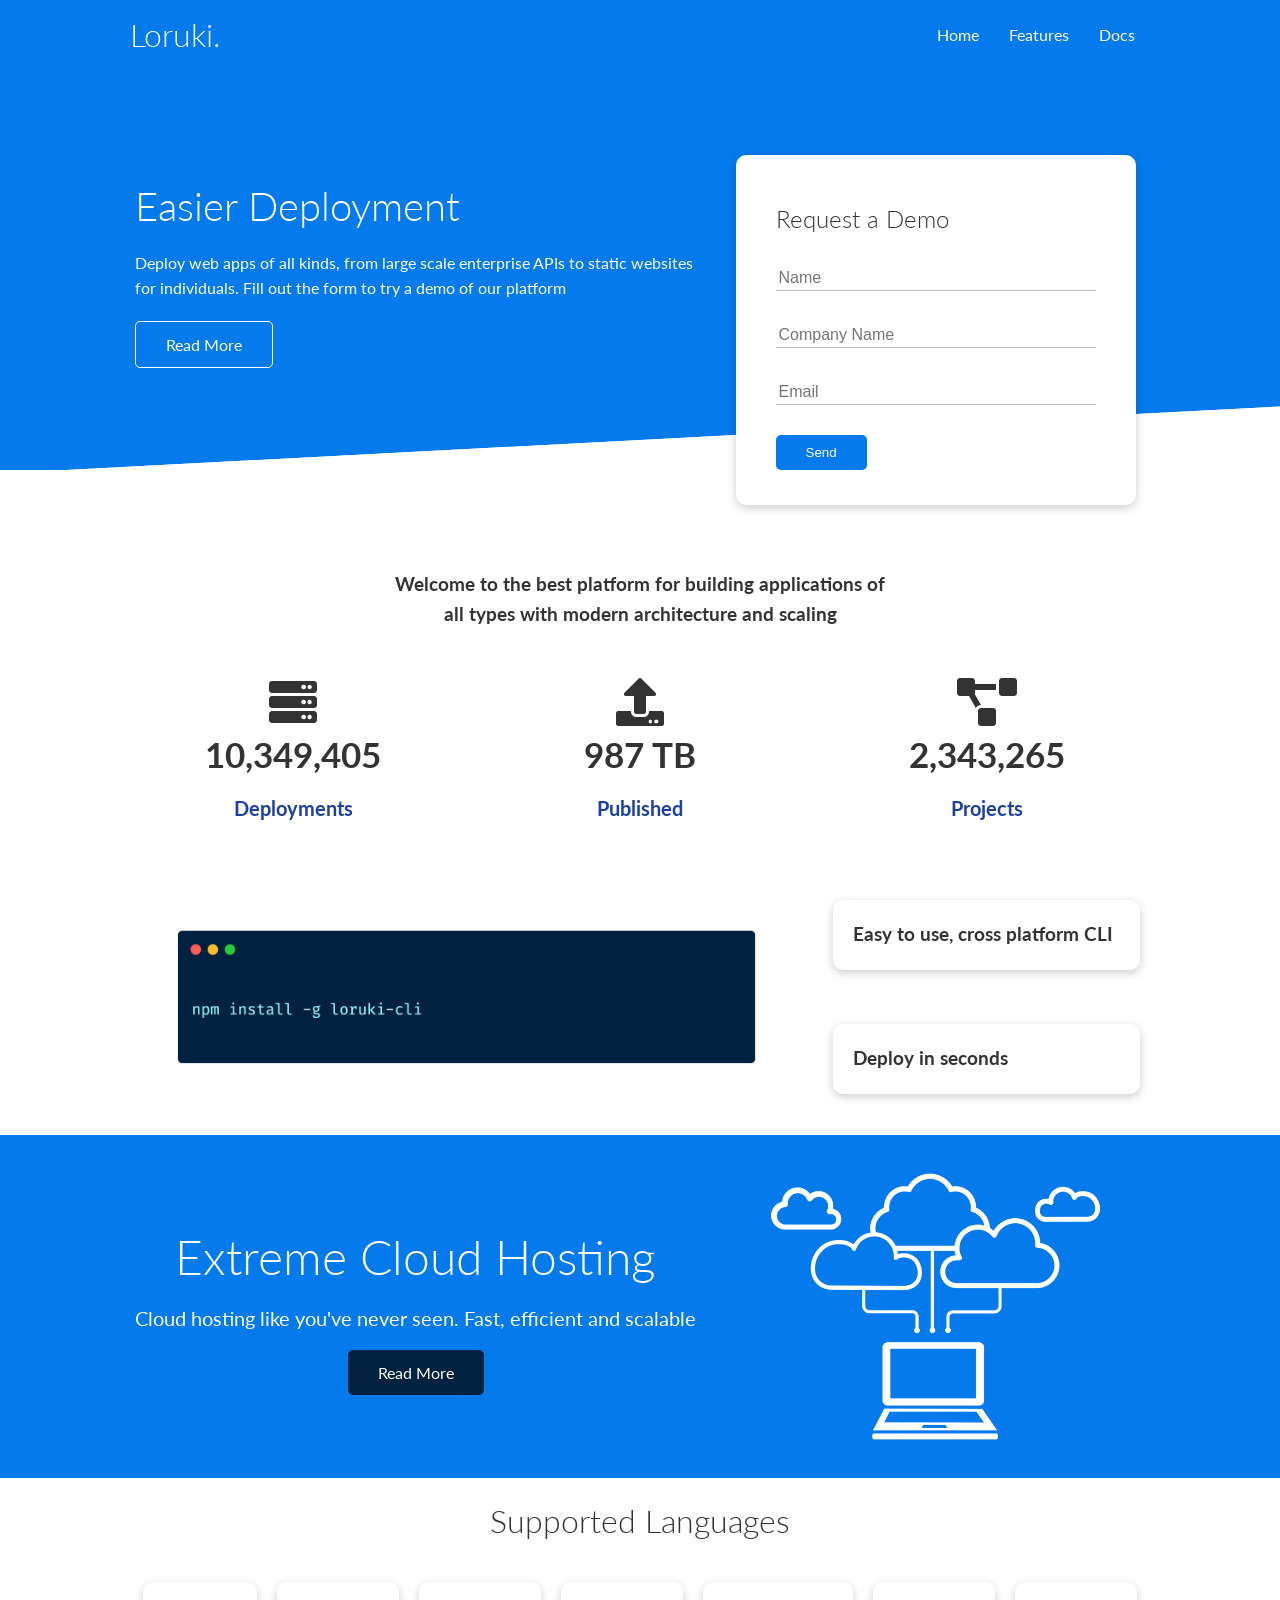
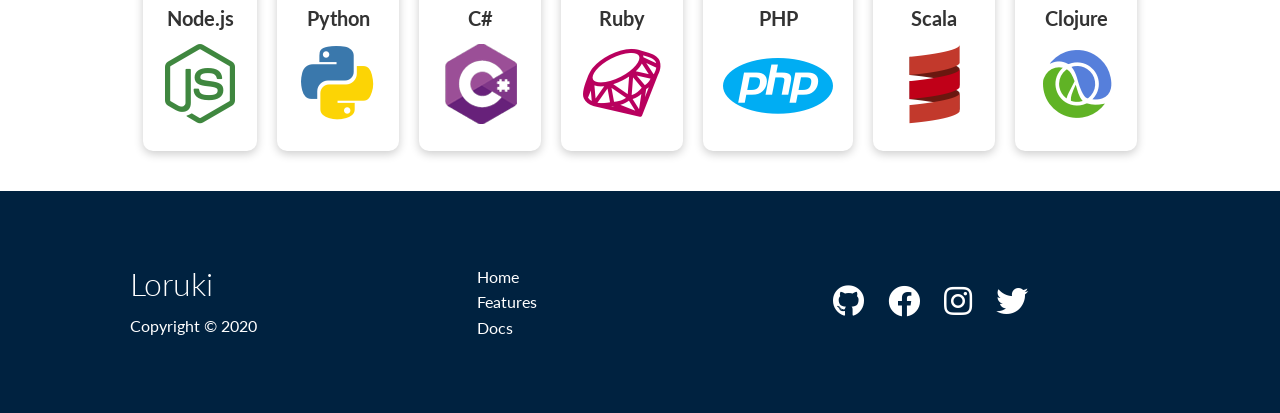
<file: loruki-website/index.html>
<!DOCTYPE html>
<html lang="en">
<head>
    <meta charset="UTF-8">
    <meta name="viewport" content="width=device-width, initial-scale=1.0">
    <link rel="stylesheet" href="https://cdnjs.cloudflare.com/ajax/libs/font-awesome/5.15.1/css/all.min.css" integrity="sha512-+4zCK9k+qNFUR5X+cKL9EIR+ZOhtIloNl9GIKS57V1MyNsYpYcUrUeQc9vNfzsWfV28IaLL3i96P9sdNyeRssA==" crossorigin="anonymous" />
    <link rel="stylesheet" href="css/utilities.css">
    <link rel="stylesheet" href="css/style.css">
    <title>Loruki | Cloud Hosting For Everyone</title>
</head>
<body>
    <!-- Navbar -->
    <div class="navbar">
        <div class="container flex">
            <h1 class="logo">Loruki.</h1>
            <nav>
                <ul>
                    <li><a href="index.html">Home</a></li>
                    <li><a href="features.html">Features</a></li>
                    <li><a href="docs.html">Docs</a></li>
                </ul>
            </nav>
        </div>
    </div>
    
    <!-- Showcase -->
    <section class="showcase">
        <div class="container grid">
            <div class="showcase-text">
                <h1>Easier Deployment</h1>
                <p>Deploy web apps of all kinds, from large scale enterprise APIs to static websites for individuals. Fill out the form to try a demo of our platform</p>
                <a href="features.html" class="btn btn-outline">Read More</a>
            </div>

            <div class="showcase-form card">
                <h2>Request a Demo</h2>
                 <!--  <form name="contact" netlify-honeypot="bot-field" method="POST" data-netlify="true">
                    <input type="hidden" name="form-name" value="contact">
                    <p class="hidden">
                        <label>Don’t fill this out if you're human: <input name="bot-field" /></label>
                      </p>
                    <div class="form-control">
                        <input type="text" name="name" placeholder="Name" required>
                    </div>
                    <div class="form-control">
                        <input type="text" name="company" placeholder="Company Name" required>
                    </div>
                    <div class="form-control">
                        <input type="email" name="email" placeholder="Email" required>
                    </div>
                    <input type="submit" value="Send" class="btn btn-primary">
                </form> -->
                 <form>
                    <div class="form-control">
                        <input type="text" name="name" placeholder="Name" required>
                    </div>
                    <div class="form-control">
                        <input type="text" name="company" placeholder="Company Name" required>
                    </div>
                    <div class="form-control">
                        <input type="email" name="email" placeholder="Email" required>
                    </div>
                    <input type="submit" value="Send" class="btn btn-primary">
                </form>
            </div>
        </div>
    </section>

    <!-- Stats -->
    <section class="stats">
        <div class="container">
            <h3 class="stats-heading text-center my-1">
                Welcome to the best platform for building applications of all types with modern architecture and scaling
            </h3>

            <div class="grid grid-3 text-center my-4">
                <div>
                    <i class="fas fa-server fa-3x"></i>
                    <h3>10,349,405</h3>
                    <p class="text-secondary">Deployments</p>
                </div>
                <div>
                    <i class="fas fa-upload fa-3x"></i>
                    <h3>987 TB</h3>
                    <p class="text-secondary">Published</p>
                </div>
                <div>
                    <i class="fas fa-project-diagram fa-3x"></i>
                    <h3>2,343,265</h3>
                    <p class="text-secondary">Projects</p>
                </div>
            </div>
        </div>
    </section>

    <!-- Cli -->
    <section class="cli">
        <div class="container grid">
            <img src="images/cli.png" alt="">
            <div class="card">
                <h3>Easy to use, cross platform CLI</h3>
            </div>
            <div class="card">
                <h3>Deploy in seconds</h3>
            </div>
        </div>
    </section>

    <!-- Cloud -->
    <section class="cloud bg-primary my-2 py-2">
        <div class="container grid">
            <div class="text-center">
                <h2 class="lg">Extreme Cloud Hosting</h2>
                <p class="lead my-1">Cloud hosting like you've never seen. Fast, efficient and scalable</p>
                <a href="features.html" class="btn btn-dark">Read More</a>
            </div>
            <img src="images/cloud.png" alt="">
        </div>
    </section>

    <!-- Languages -->
    <section class="languages">
        <h2 class="md text-center my-2">
            Supported Languages
        </h2>
        <div class="container flex">
            <div class="card">
                <h4>Node.js</h4>
                <img src="images/logos/node.png" alt="">
            </div>
            <div class="card">
                <h4>Python</h4>
                <img src="images/logos/python.png" alt="">
              </div>
              <div class="card">
                <h4>C#</h4>
                <img src="images/logos/csharp.png" alt="">
              </div>
              <div class="card">
                <h4>Ruby</h4>
                <img src="images/logos/ruby.png" alt="">
              </div>
              <div class="card">
                <h4>PHP</h4>
                <img src="images/logos/php.png" alt="">
              </div>
              <div class="card">
                <h4>Scala</h4>
                <img src="images/logos/scala.png" alt="">
              </div>
              <div class="card">
                <h4>Clojure</h4>
                <img src="images/logos/clojure.png" alt="">
              </div>
        </div>
    </section>

    <!-- Footer -->
    <footer class="footer bg-dark py-5">
        <div class="container grid grid-3">
            <div>
                <h1>Loruki
                </h1>
                <p>Copyright &copy; 2020</p>
            </div>
            <nav>
                <ul>
                    <li><a href="index.html">Home</a></li>
                    <li><a href="features.html">Features</a></li>
                    <li><a href="docs.html">Docs</a></li>
                </ul>
            </nav>
            <div class="social">
                <a href="#"><i class="fab fa-github fa-2x"></i></a>
                <a href="#"><i class="fab fa-facebook fa-2x"></i></a>
                <a href="#"><i class="fab fa-instagram fa-2x"></i></a>
                <a href="#"><i class="fab fa-twitter fa-2x"></i></a>
            </div>
        </div>
    </footer>
</body>
</html>
</file>
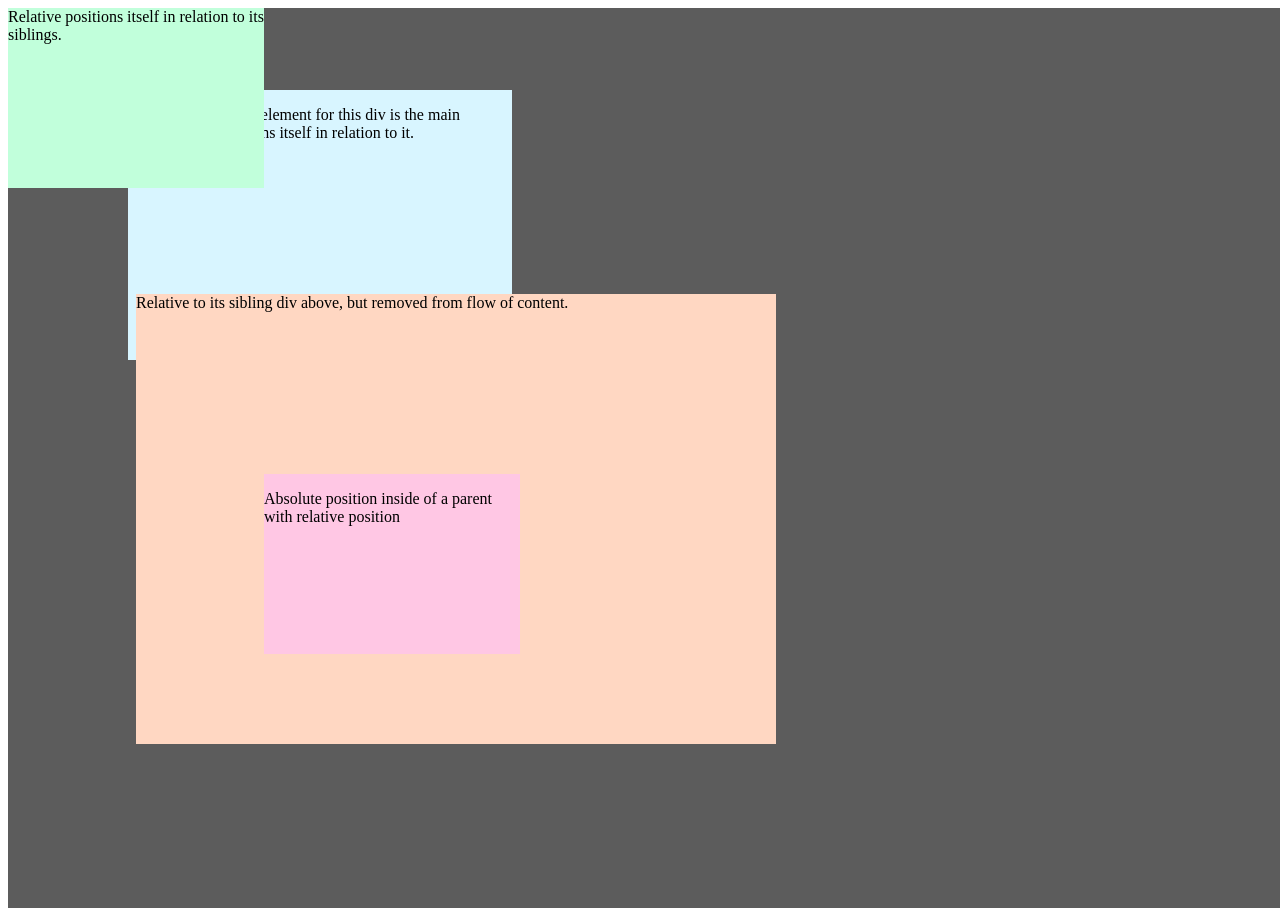
<file: isolate/positioning.html>
<html>

<head>
  <title>CSS Positioning Examples</title>
  <style>
    #wrap {
      width: 100vw;
      height: 100vh;
      background: #5C5C5C;
    }

    #example_1 {
      width: 30vw;
      height: 30vh;
      position: absolute;
      left: 10vw;
      top: 10vh;
      background-color: #D8F5FF;
    }

    #example_2 {
      width: 20vw;
      height: 20vh;
      position: relative;
      top: 0vh;
      right: 0vw;
      background-color: #C1FFDB;

    }

    #example_3 {
      width: 50vw;
      height: 50vh;
      position: relative;
      top: 10vh;
      left: 10vw;
      background-color: #FFD7C2;
    }

    #example_4 {
      width: 20vw;
      height: 20vh;
      position: absolute;
      bottom: 10vh;
      right: 20vw;
      background-color: #FFC7E4;
    }
  </style>
</head>

<body>
  <div id="wrap">
    <div id="example_1">
      <p>The only containing element for this div is the main window, so it positions itself in relation to it.</p>
    </div>

    <div id="example_2">
      <p>Relative positions itself in relation to its siblings.</p>
    </div>

    <div id="example_3">
      <p>Relative to its sibling div above, but removed from flow of content.</p>

      <div id="example_4">
        <p>Absolute position inside of a parent with relative position</p>
      </div>
    </div>
  </div>

  <!-- https://developer.mozilla.org/samples/cssref/css-positioning.html -->
</body>

</html>
</file>
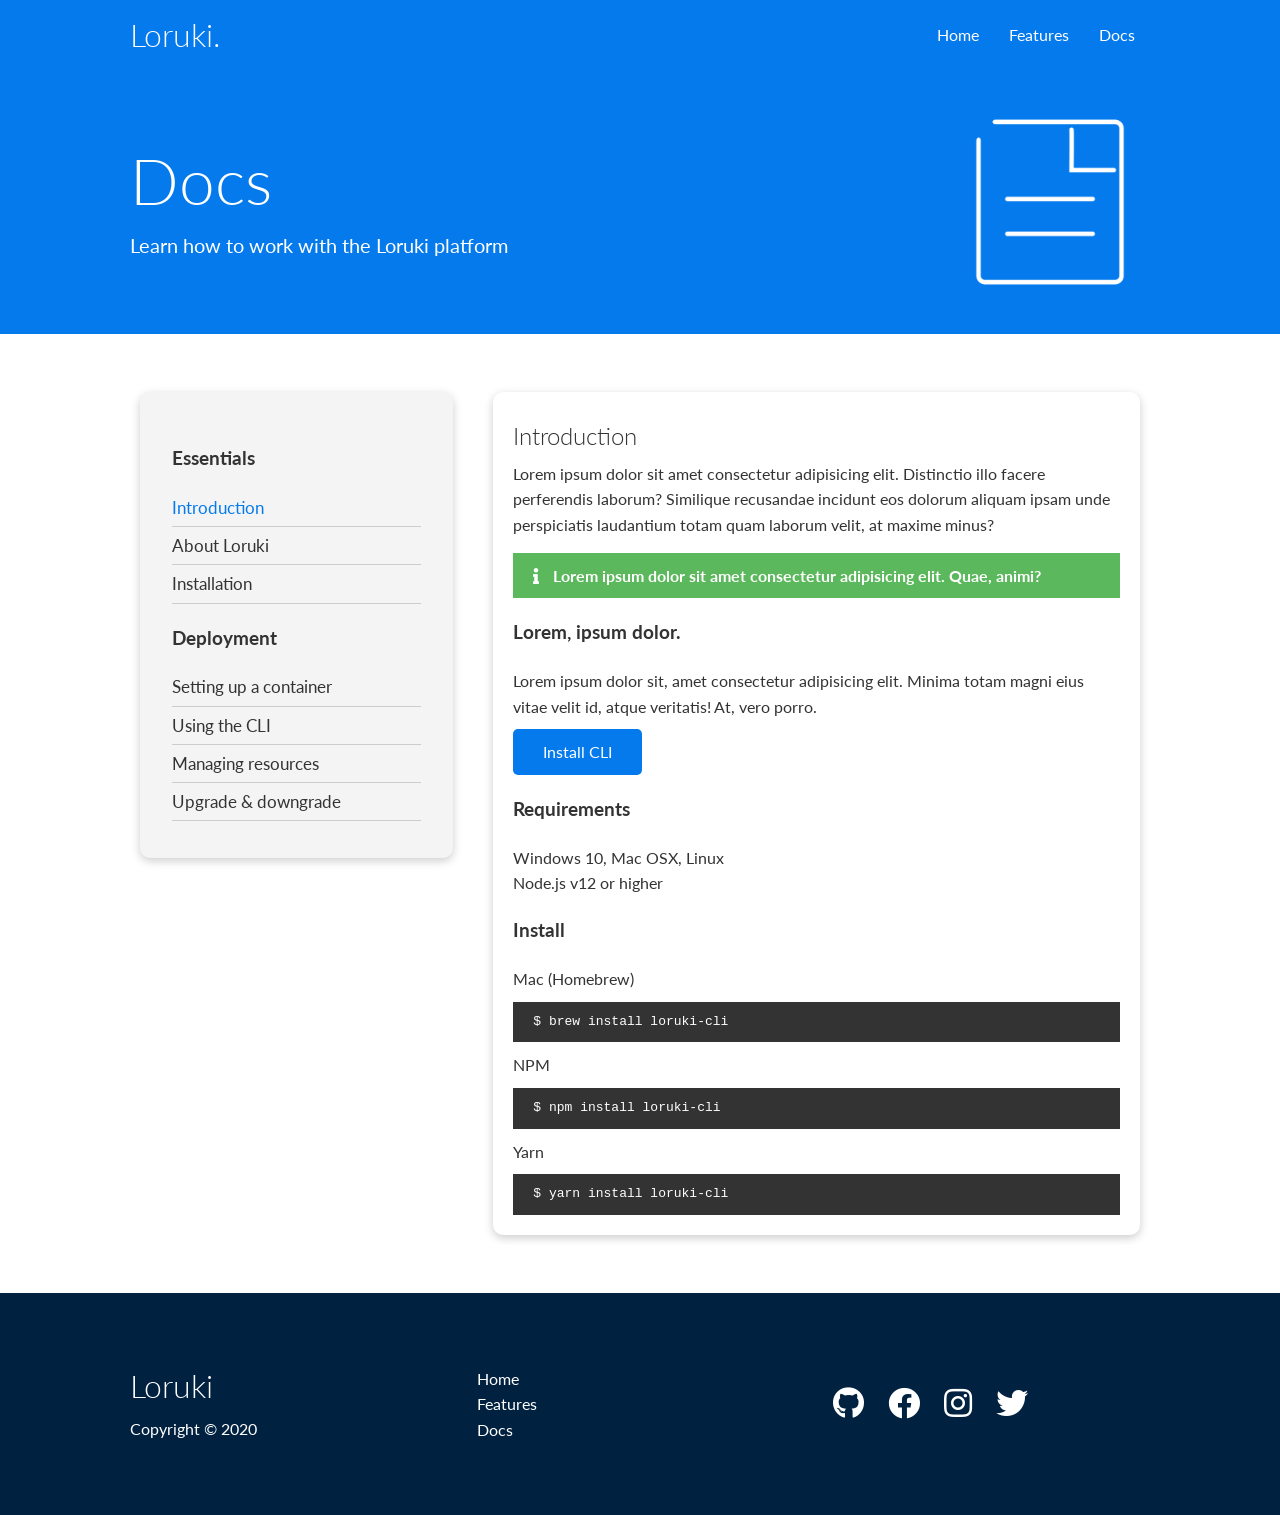
<file: loruki-website/docs.html>
<!DOCTYPE html>
<html lang="en">
<head>
    <meta charset="UTF-8">
    <meta name="viewport" content="width=device-width, initial-scale=1.0">
    <link rel="stylesheet" href="https://cdnjs.cloudflare.com/ajax/libs/font-awesome/5.15.1/css/all.min.css" integrity="sha512-+4zCK9k+qNFUR5X+cKL9EIR+ZOhtIloNl9GIKS57V1MyNsYpYcUrUeQc9vNfzsWfV28IaLL3i96P9sdNyeRssA==" crossorigin="anonymous" />
    <link rel="stylesheet" href="css/utilities.css">
    <link rel="stylesheet" href="css/style.css">
    <title>Loruki | Cloud Hosting For Everyone</title>
</head>
<body>
    <!-- Navbar -->
    <div class="navbar">
        <div class="container flex">
            <h1 class="logo">Loruki.</h1>
            <nav>
                <ul>
                    <li><a href="index.html">Home</a></li>
                    <li><a href="features.html">Features</a></li>
                    <li><a href="docs.html">Docs</a></li>
                </ul>
            </nav>
        </div>
    </div>

    <!-- Head -->
    <section class="docs-head bg-primary py-3">
        <div class="container grid">
            <div>
                <h1 class="xl">Docs</h1>
                <p class="lead">
                    Learn how to work with the Loruki platform
                </p>
            </div>
            <img src="images/docs.png" alt="">
        </div>
    </section>

    <!-- Docs main -->
    <section class="docs-main my-4">
        <div class="container grid">
            <div class="card bg-light p-3">
                <h3 class="my-2">Essentials</h3>
                <nav>
                    <ul>
                        <li><a class="text-primary" href="#">Introduction</a></li>
                        <li><a href="#">About Loruki</a></li>
                        <li><a href="#">Installation</a></li>
                    </ul>
                </nav>

                <h3 class="my-2">Deployment</h3>
                <nav>
                    <ul>
                        <li><a href="#">Setting up a container</a></li>
							<li><a href="#">Using the CLI</a></li>
							<li><a href="#">Managing resources</a></li>
							<li><a href="#">Upgrade & downgrade</a></li>
                    </ul>
                </nav>
            </div>
            <div class="card">
                <h2>Introduction</h2>
                <p>Lorem ipsum dolor sit amet consectetur adipisicing elit. Distinctio illo facere perferendis laborum? Similique recusandae incidunt eos dolorum aliquam ipsam unde perspiciatis laudantium totam quam laborum velit, at maxime minus?</p>

                <div class="alert alert-success">
                    <i class="fas fa-info"></i> Lorem ipsum dolor sit amet consectetur adipisicing elit. Quae, animi?
                </div>

                <h3>Lorem, ipsum dolor.</h3>
                <p>Lorem ipsum dolor sit, amet consectetur adipisicing elit. Minima totam magni eius vitae velit id, atque veritatis! At, vero porro.</p>
                <a href="#" class="btn btn-primary">Install CLI</a>

                <h3>Requirements</h3>
                <ul>
                    <li>Windows 10, Mac OSX, Linux</li>
                    <li>Node.js v12 or higher</li>
                </ul>

                <h3>Install</h3>
                <p>Mac (Homebrew)</p>
                <pre><code>$ brew install loruki-cli</code></pre>
                <p>NPM</p>
                <pre><code>$ npm install loruki-cli</code></pre>
                <p>Yarn</p>
                <pre><code>$ yarn install loruki-cli</code></pre>

            </div>
        </div>
    </section>
    
    <!-- Footer -->
    <footer class="footer bg-dark py-5">
        <div class="container grid grid-3">
            <div>
                <h1>Loruki
                </h1>
                <p>Copyright &copy; 2020</p>
            </div>
            <nav>
                <ul>
                    <li><a href="index.html">Home</a></li>
                    <li><a href="features.html">Features</a></li>
                    <li><a href="docs.html">Docs</a></li>
                </ul>
            </nav>
            <div class="social">
                <a href="#"><i class="fab fa-github fa-2x"></i></a>
                <a href="#"><i class="fab fa-facebook fa-2x"></i></a>
                <a href="#"><i class="fab fa-instagram fa-2x"></i></a>
                <a href="#"><i class="fab fa-twitter fa-2x"></i></a>
            </div>
        </div>
    </footer>
</body>
</html>
</file>
<file: loruki-website/css/utilities.css>
.container {
  max-width: 1100px;
  margin: 0 auto;
  overflow: auto;
  padding: 0 40px;
}

.card {
  background-color: #fff;
  color: #333;
  border-radius: 10px;
  box-shadow: 0 3px 10px rgba(0, 0, 0, 0.2);
  padding: 20px;
  margin: 10px;
}

.btn {
  display: inline-block;
  padding: 10px 30px;
  cursor: pointer;
  background: var(--primary-color);
  color: #fff;
  border: none;
  border-radius: 5px;
}

.btn-outline {
  background-color: transparent;
  border: 1px #fff solid;
}

.btn:hover {
  transform: scale(0.98);
}

/* Backgrounds & colored buttons */
.bg-primary,
.btn-primary {
  background-color: var(--primary-color);
  color: #fff;
}

.bg-secondary,
.btn-secondary {
  background-color: var(--secondary-color);
  color: #fff;
}

.bg-dark,
.btn-dark {
  background-color: var(--dark-color);
  color: #fff;
}

.bg-light,
.btn-light {
  background-color: var(--light-color);
  color: #333;
}

.bg-primary a,
.btn-primary a,
.bg-secondary a,
.btn-secondary a,
.bg-dark a,
.btn-dark a {
  color: #fff;
}

/* Text colors */
.text-primary {
  color: var(--primary-color);
}

.text-secondary {
  color: var(--secondary-color);
}

.text-dark {
  color: var(--dark-color);
}

.text-light {
  color: var(--light-color);
}

/* Text sizes */
.lead {
  font-size: 20px;
}

.sm {
  font-size: 1rem;
}

.md {
  font-size: 2rem;
}

.lg {
  font-size: 3rem;
}

.xl {
  font-size: 4rem;
}

.text-center {
  text-align: center;
}

/* Alert */
.alert {
  background-color: var(--light-color);
  padding: 10px 20px;
  font-weight: bold;
  margin: 15px 0;
}

.alert i {
  margin-right: 10px;
}

.alert-success {
  background-color: var(--success-color);
  color: #fff;
}

.alert-error {
  background-color: var(--error-color);
  color: #fff;
}

.flex {
  display: flex;
  justify-content: center;
  align-items: center;
  height: 100%;
}

.grid {
  display: grid;
  grid-template-columns: repeat(2, 1fr);
  gap: 20px;
  justify-content: center;
  align-items: center;
  height: 100%;
}

.grid-3 {
  grid-template-columns: repeat(3, 1fr);
}

/* Margin */
.my-1 {
  margin: 1rem 0;
}

.my-2 {
  margin: 1.5rem 0;
}

.my-3 {
  margin: 2rem 0;
}

.my-4 {
  margin: 3rem 0;
}

.my-5 {
  margin: 4rem 0;
}

.m-1 {
  margin: 1rem;
}

.m-2 {
  margin: 1.5rem;
}

.m-3 {
  margin: 2rem;
}

.m-4 {
  margin: 3rem;
}

.m-5 {
  margin: 4rem;
}

/* Padding */
.py-1 {
  padding: 1rem 0;
}

.py-2 {
  padding: 1.5rem 0;
}

.py-3 {
  padding: 2rem 0;
}

.py-4 {
  padding: 3rem 0;
}

.py-5 {
  padding: 4rem 0;
}

.p-1 {
  padding: 1rem;
}

.p-2 {
  padding: 1.5rem;
}

.p-3 {
  padding: 2rem;
}

.p-4 {
  padding: 3rem;
}

.p-5 {
  padding: 4rem;
}
</file>
<file: loruki-website/css/style.css>
@import url('https://fonts.googleapis.com/css2?family=Lato:wght@300&display=swap');

:root {
  --primary-color: #047aed;
  --secondary-color: #1c3fa8;
  --dark-color: #002240;
  --light-color: #f4f4f4;
  --success-color: #5cb85c;
  --error-color: #d9534f;
}

* {
  box-sizing: border-box;
  padding: 0;
  margin: 0;
}

body {
  font-family: 'Lato', sans-serif;
  color: #333;
  line-height: 1.6;
}

ul {
  list-style-type: none;
}

a {
  text-decoration: none;
  color: #333;
}

h1,
h2 {
  font-weight: 300;
  line-height: 1.2;
  margin: 10px 0;
}

p {
  margin: 10px 0;
}

img {
  width: 100%;
}

code,
pre {
  background: #333;
  color: #fff;
  padding: 10px;
}

.hidden {
  visibility: hidden;
  height: 0;
}

/* Navbar */
.navbar {
  background-color: var(--primary-color);
  color: #fff;
  height: 70px;
}

.navbar ul {
  display: flex;
}

.navbar a {
  color: #fff;
  padding: 10px;
  margin: 0 5px;
}

.navbar a:hover {
  border-bottom: 2px #fff solid;
}

.navbar .flex {
  justify-content: space-between;
}

/* Showcase */
.showcase {
  height: 400px;
  background-color: var(--primary-color);
  color: #fff;
  position: relative;
}

.showcase h1 {
  font-size: 40px;
}

.showcase p {
  margin: 20px 0;
}

.showcase .grid {
  overflow: visible;
  grid-template-columns: 55% auto;
  gap: 30px;
}

.showcase-text {
  animation: slideInFromLeft 1s ease-in;
}

.showcase-form {
  position: relative;
  top: 60px;
  height: 350px;
  width: 400px;
  padding: 40px;
  z-index: 100;
  justify-self: flex-end;
  animation: slideInFromRight 1s ease-in;
}

.showcase-form .form-control {
  margin: 30px 0;
}

.showcase-form input[type='text'],
.showcase-form input[type='email'] {
  border: 0;
  border-bottom: 1px solid #b4becb;
  width: 100%;
  padding: 3px;
  font-size: 16px;
}

.showcase-form input:focus {
  outline: none;
}

.showcase::before,
.showcase::after {
  content: '';
  position: absolute;
  height: 100px;
  bottom: -70px;
  right: 0;
  left: 0;
  background: #fff;
  transform: skewY(-3deg);
  -webkit-transform: skewY(-3deg);
  -moz-transform: skewY(-3deg);
  -ms-transform: skewY(-3deg);
}

/* Stats */
.stats {
  padding-top: 100px;
  animation: slideInFromBottom 1s ease-in;
}

.stats-heading {
  max-width: 500px;
  margin: auto;
}

.stats .grid h3 {
  font-size: 35px;
}

.stats .grid p {
  font-size: 20px;
  font-weight: bold;
}

/* Cli */
.cli .grid {
  grid-template-columns: repeat(3, 1fr);
  grid-template-rows: repeat(2, 1fr);
}

.cli .grid > *:first-child {
  grid-column: 1 / span 2;
  grid-row: 1 / span 2;
}

/* Cloud */
.cloud .grid {
  grid-template-columns: 4fr 3fr;
}

/* Languages */

.languages .flex {
  flex-wrap: wrap;
}

.languages .card {
  text-align: center;
  margin: 18px 10px 40px;
  transition: transform 0.2s ease-in;
}

.languages .card h4 {
  font-size: 20px;
  margin-bottom: 10px;
}

.languages .card:hover {
  transform: translateY(-15px);
}

/* Features */
.features-head img,
.docs-head img {
  width: 200px;
  justify-self: flex-end;
}

.features-sub-head img {
  width: 300px;
  justify-self: flex-end;
}

.features-main .card > i {
  margin-right: 20px;
}

.features-main .grid {
  padding: 30px;
}

.features-main .grid > *:first-child {
  grid-column: 1 / span 3;
}

.features-main .grid > *:nth-child(2) {
  grid-column: 1 / span 2;
}

/* Docs */
.docs-main h3 {
  margin: 20px 0;
}

.docs-main .grid {
  grid-template-columns: 1fr 2fr;
  align-items: flex-start;
}

.docs-main nav li {
  font-size: 17px;
  padding-bottom: 5px;
  margin-bottom: 5px;
  border-bottom: 1px #ccc solid;
}

.docs-main a:hover {
  font-weight: bold;
}

/* Footer */
.footer .social a {
  margin: 0 10px;
}

/* Animations */
@keyframes slideInFromLeft {
  0% {
    transform: translateX(-100%);
  }

  100% {
    transform: translateX(0);
  }
}

@keyframes slideInFromRight {
  0% {
    transform: translateX(100%);
  }

  100% {
    transform: translateX(0);
  }
}

@keyframes slideInFromTop {
  0% {
    transform: translateY(-100%);
  }

  100% {
    transform: translateX(0);
  }
}

@keyframes slideInFromBottom {
  0% {
    transform: translateY(100%);
  }

  100% {
    transform: translateX(0);
  }
}

/* Tablets and under */
@media (max-width: 768px) {
  .grid,
  .showcase .grid,
  .stats .grid,
  .cli .grid,
  .cloud .grid,
  .features-main .grid,
  .docs-main .grid {
    grid-template-columns: 1fr;
    grid-template-rows: 1fr;
  }

  .showcase {
    height: auto;
  }

  .showcase-text {
    text-align: center;
    margin-top: 40px;
    animation: slideInFromTop 1s ease-in;
  }

  .showcase-form {
    justify-self: center;
    margin: auto;
    animation: slideInFromBottom 1s ease-in;
  }

  .cli .grid > *:first-child {
    grid-column: 1;
    grid-row: 1;
  }

  .features-head,
  .features-sub-head,
  .docs-head {
    text-align: center;
  }

  .features-head img,
  .features-sub-head img,
  .docs-head img {
    justify-self: center;
  }

  .features-main .grid > *:first-child,
  .features-main .grid > *:nth-child(2) {
    grid-column: 1;
  }
}

/* Mobile */
@media (max-width: 500px) {
  .navbar {
    height: 110px;
  }

  .navbar .flex {
    flex-direction: column;
  }

  .navbar ul {
    padding: 10px;
    background-color: rgba(0, 0, 0, 0.1);
  }
  
  .showcase-form {
    width: 300px;
  }
}
</file>
